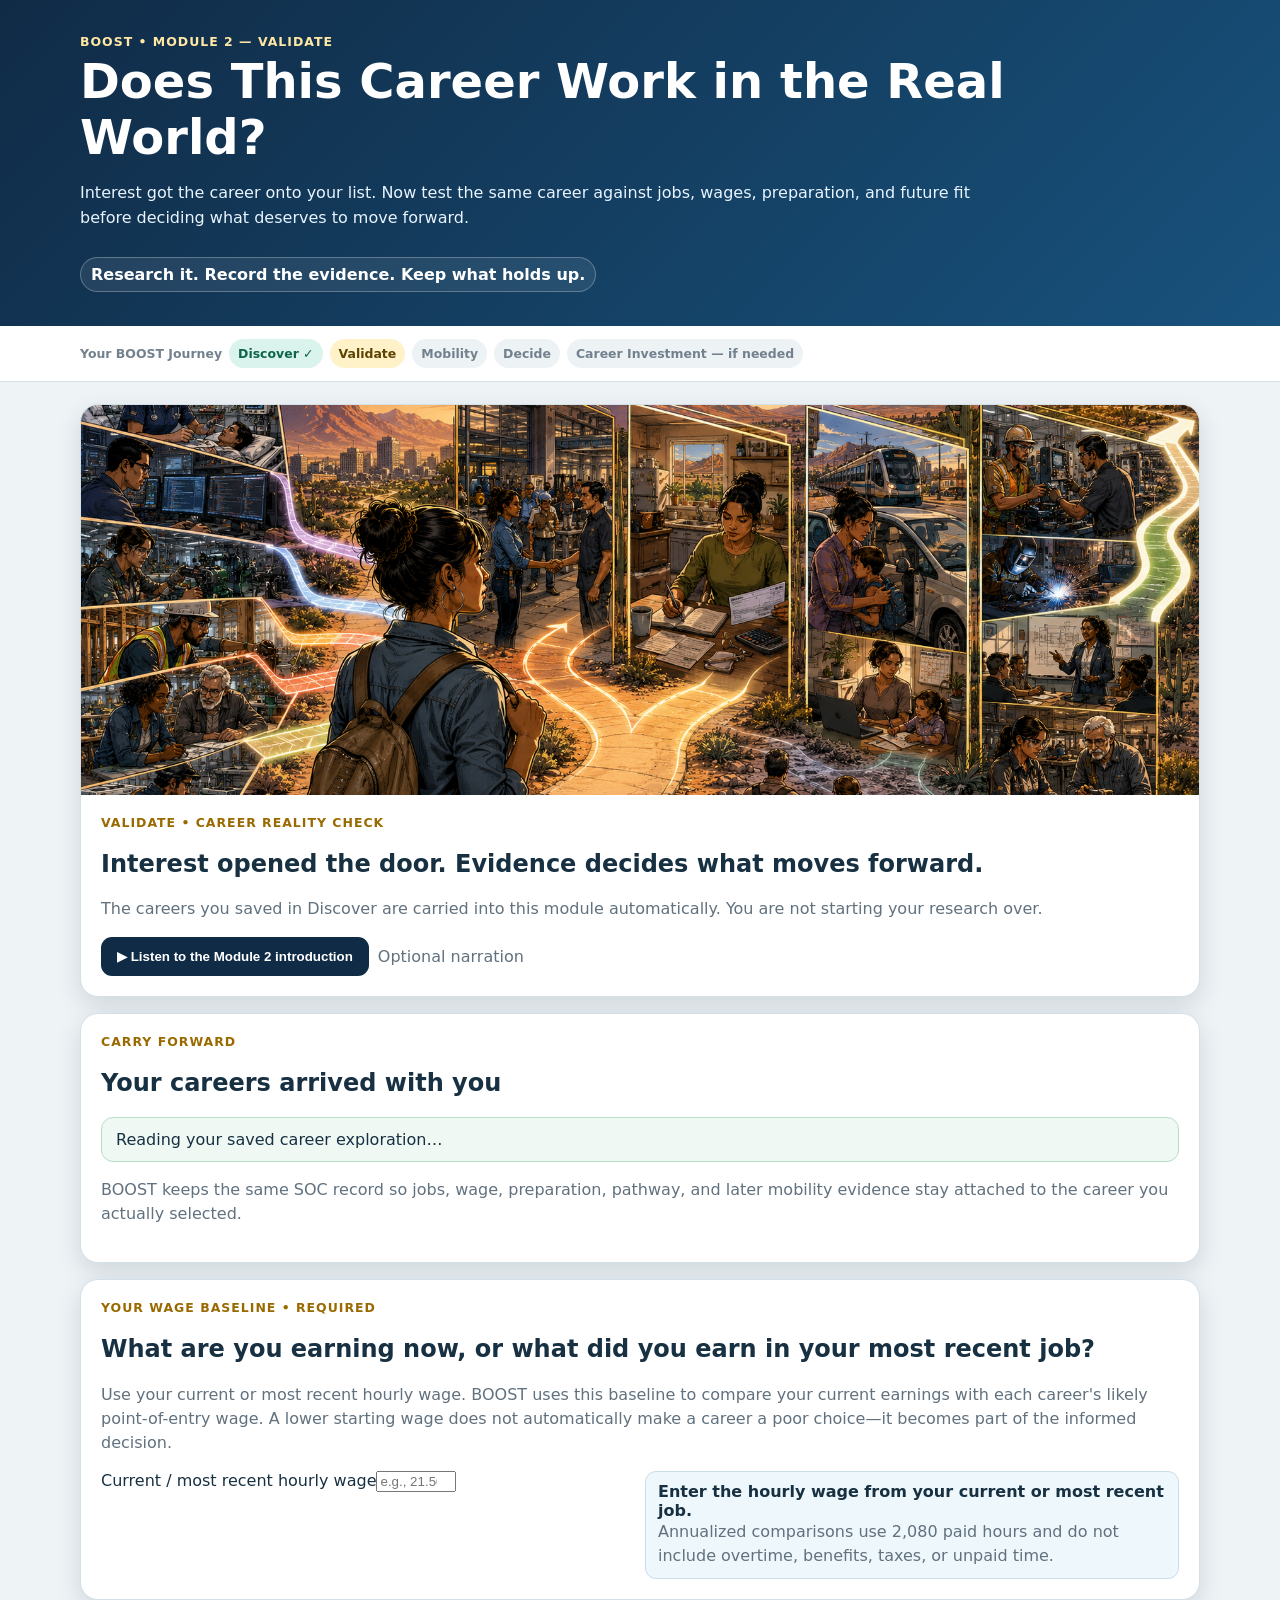
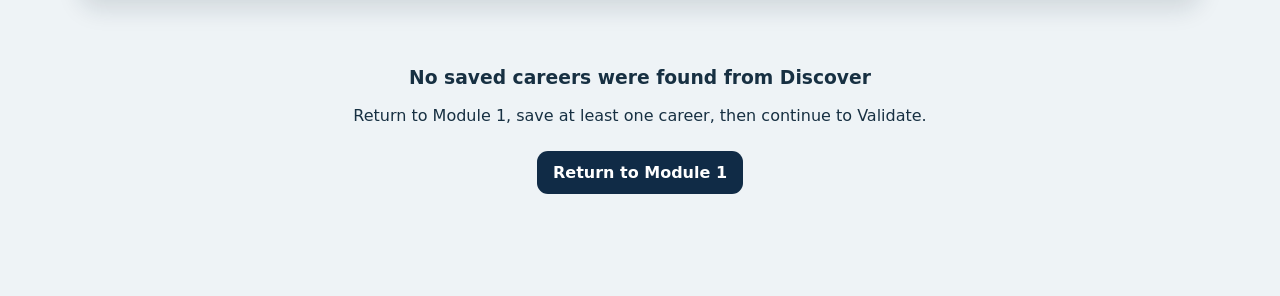
<file: index.html>
<!doctype html>
<html lang="en">
<head>
<meta charset="utf-8">
<meta name="viewport" content="width=device-width,initial-scale=1">
<title>BOOST Module 2 — Validate</title>
<link rel="stylesheet" href="assets/module2-evidence-prod.css">
</head>
<body>
<header class="hero"><div class="wrap">
 <div class="eyebrow">BOOST • Module 2 — Validate</div>
 <h1>Does This Career Work in the Real World?</h1>
 <p>Interest got the career onto your list. Now test the same career against jobs, wages, preparation, and future fit before deciding what deserves to move forward.</p>
 <span class="pill">Research it. Record the evidence. Keep what holds up.</span>
</div></header>
<div class="journey"><div class="journeyTrack"><strong>Your BOOST Journey</strong><span class="done">Discover ✓</span><span class="active">Validate</span><span>Mobility</span><span>Decide</span><span>Career Investment — if needed</span></div></div>
<main><div class="wrap">
 <section class="panel opening">
  <img src="assets/images/module2_00_validate-career-reality.png" alt="A participant testing career possibilities against real-world evidence">
  <div class="openingBody">
   <div class="step">Validate • Career Reality Check</div>
   <h2>Interest opened the door. Evidence decides what moves forward.</h2>
   <p class="sub">The careers you saved in Discover are carried into this module automatically. You are not starting your research over.</p>
   <div class="audioRow"><button class="primary" id="audioBtn" type="button">▶ Listen to the Module 2 introduction</button><span class="note">Optional narration</span></div>
   <audio id="introAudio" preload="none" src="assets/audio/module2_00_validate_intro.mp3"></audio>
  </div>
 </section>
 <section class="panel">
  <div class="step">Carry Forward</div>
  <h2>Your careers arrived with you</h2>
  <div id="carryStatus" class="carried">Reading your saved career exploration…</div>
  <div id="interestCarry"></div>
  <p class="sub">BOOST keeps the same SOC record so jobs, wage, preparation, pathway, and later mobility evidence stay attached to the career you actually selected.</p>
 </section>
 <section class="panel" id="wageBaselinePanel">
  <div class="step">Your Wage Baseline • Required</div>
  <h2>What are you earning now, or what did you earn in your most recent job?</h2>
  <p class="sub">Use your current or most recent hourly wage. BOOST uses this baseline to compare your current earnings with each career's likely point-of-entry wage. A lower starting wage does not automatically make a career a poor choice—it becomes part of the informed decision.</p>
  <div class="responseGrid">
   <div><label for="currentHourlyWage">Current / most recent hourly wage</label><input id="currentHourlyWage" type="number" min="1" max="250" step="0.01" inputmode="decimal" placeholder="e.g., 21.50" required></div>
   <div style="align-self:end;padding:10px 12px;border-radius:11px;background:#eef7fb;border:1px solid #c9dde8"><b id="wageBaselineAnnual">Enter the hourly wage from your current or most recent job.</b><div class="note">Annualized comparisons use 2,080 paid hours and do not include overtime, benefits, taxes, or unpaid time.</div></div>
  </div>
  <div id="wageBaselineMessage" class="note" style="display:none;margin-top:10px;color:#8a3e2c;font-weight:800"></div>
 </section>
 <section id="careers"></section>
 <div class="bar" id="bar"><div><b>Save my Career Reality Check</b><br><small>Complete your wage baseline and career evidence. Everything will carry into Career Mobility, Decide, and your Career Decision Report.</small></div><button id="saveBtn" type="button">Save Module 2 Evidence →</button></div>
 <div class="completion" id="completion"></div>
</div></main>
<script src="assets/boost-parent-restore-v1.js?v=20261031"></script>
<script src="assets/module2-evidence-prod.js"></script>
<script src="assets/module2-prep-readiness-prod.js"></script>
<script src="assets/module2-wage-baseline-v1.js?v=20260926b"></script>
<script src="https://pinalworkforce1-del.github.io/BOOST/assets/careeronestop-career-action-v1.js?v=20260927-careeraction2"></script>

<script id="boost-modern-rosie-ui">
(function(){
 const avatar='https://pinalworkforce1-del.github.io/BOOST_Pathway-Portal/assets/images/rosie-chat-avatar.webp';
 const excluded='header img,.openingMedia img,.heroVisual img,.hero img,#module3HeroImage,.opening img';
 function isHero(img){return img.matches(excluded)||!!img.closest('.openingMedia,.heroVisual,.hero,.feature-art,.heroImage')}
 function isGuide(img){
  if(isHero(img))return false;
  const context=(img.outerHTML+' '+(img.parentElement?.outerHTML||'').slice(0,1000)).toLowerCase();
  const oldImage=/(riveter|rosie|guide|narrat|audio|assistant|avatar|chat)/.test(context);
  const small=img.getBoundingClientRect().width>0&&img.getBoundingClientRect().width<=170&&img.getBoundingClientRect().height<=190;
  return oldImage||small;
 }
 function apply(){
  document.querySelectorAll('img').forEach(img=>{
   if(isGuide(img)&&img.src!==avatar){img.src=avatar;img.removeAttribute('srcset')}
  });
  document.querySelectorAll('[class*="rosie"],[class*="avatar"],[class*="narrat"],[class*="chat"],[class*="audio"],[id*="rosie"],[id*="chat"]').forEach(el=>{
   if(el.matches('img')||el.closest('.heroVisual,.openingMedia,.hero'))return;
   const bg=getComputedStyle(el).backgroundImage;
   if(bg&&bg!=='none'&&/(riveter|rosie|avatar)/i.test(bg))el.style.backgroundImage='url("'+avatar+'")';
  });
 }
 let queued=false;
 function schedule(){if(queued)return;queued=true;requestAnimationFrame(()=>{queued=false;apply()})}
 if(document.readyState==='loading')document.addEventListener('DOMContentLoaded',start);else start();
 function start(){apply();new MutationObserver(schedule).observe(document.documentElement,{subtree:true,childList:true,attributes:true,attributeFilter:['src','srcset','class','style']})}
})();
</script>
</body>
</html>
</file>
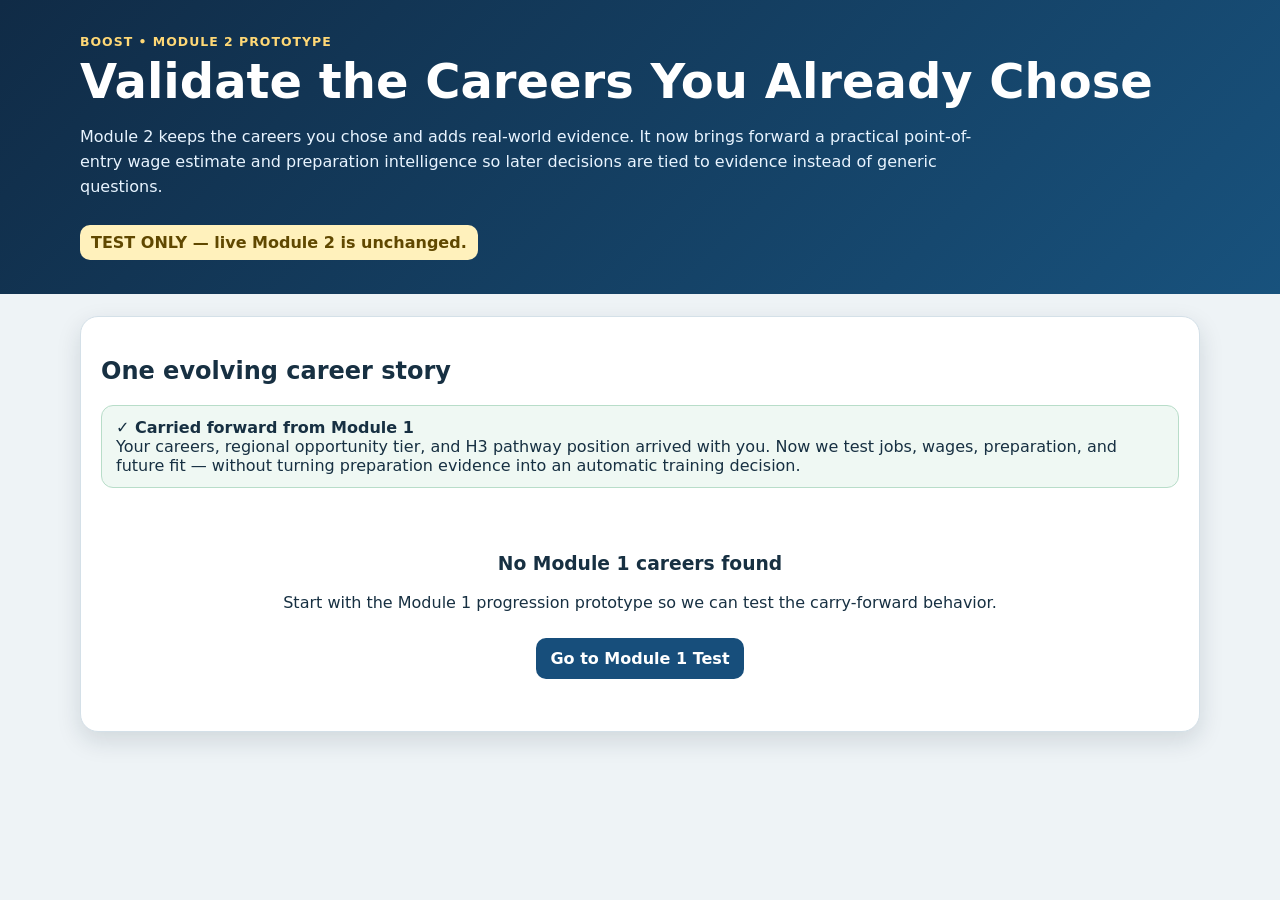
<file: pathway-progression-test.html>
<!doctype html><html lang="en"><head><meta charset="utf-8"><meta name="viewport" content="width=device-width,initial-scale=1"><title>BOOST Module 2 Progression Test</title><style>:root{--navy:#102b46;--blue:#18527d;--gold:#e3a72f;--green:#157653;--ink:#173042;--muted:#61717e;--line:#d4e0e8}*{box-sizing:border-box}body{margin:0;background:#eef3f6;color:var(--ink);font-family:system-ui,-apple-system,Segoe UI,Arial,sans-serif}.hero{padding:34px 18px;background:linear-gradient(135deg,var(--navy),var(--blue));color:#fff}.wrap{max-width:1120px;margin:auto}.eyebrow{font-size:.78rem;font-weight:900;letter-spacing:.08em;text-transform:uppercase;color:#ffd876}.hero h1{margin:.25rem 0;font-size:clamp(2rem,4vw,3rem)}.hero p{max-width:900px;line-height:1.55;color:#e8f4ff}.test{display:inline-block;margin-top:10px;padding:8px 11px;border-radius:10px;background:#fff1bc;color:#604800;font-weight:900}main{padding:22px 14px 60px}.panel,.career{background:#fff;border:1px solid var(--line);border-radius:18px;padding:20px;margin-bottom:16px;box-shadow:0 9px 25px #1232}.carried{padding:12px 14px;border-radius:12px;background:#eff8f3;border:1px solid #b8ddc9;margin-bottom:14px}.head{display:flex;justify-content:space-between;gap:15px;flex-wrap:wrap}.badge{display:inline-block;border-radius:999px;padding:6px 9px;font-weight:900;font-size:.76rem;margin:2px}.reg{background:#e9f3ff;color:#174c80;border:1px solid #acd0ef}.path{background:#eaf8f1;color:#0b6545;border:1px solid #99d7bb}.pending{background:#fff1c8;color:#755800;border:1px solid #e6c45e}.prepBadge{background:#fff4cf;color:#735500;border:1px solid #dfc263}.metrics{display:grid;grid-template-columns:repeat(5,1fr);gap:8px;margin:12px 0}.metric{padding:9px;background:#f5f8fa;border-radius:10px}.metric b{display:block}.metric.entry{background:#fff8e8;border:1px solid #e6cf94}.intel{margin:13px 0;padding:14px;border-left:5px solid var(--gold);background:#fffaf0;border-radius:12px}.intel h3{margin:.1rem 0 .45rem}.intelGrid{display:grid;grid-template-columns:repeat(3,1fr);gap:8px;margin-top:10px}.intelCell{padding:9px;border:1px solid #eadcb6;background:#fff;border-radius:10px}.intelCell small{display:block;color:var(--muted);margin-bottom:3px}.quals{display:flex;gap:7px;flex-wrap:wrap;margin-top:10px}.qual{padding:6px 8px;border-radius:999px;background:#edf3f7;border:1px solid #cfdae1;font-size:.78rem;font-weight:800}.checks{display:grid;grid-template-columns:repeat(2,1fr);gap:10px}.q{padding:12px;border:1px solid #dce6ec;border-radius:12px;background:#fbfdfe}.q label{display:block;font-weight:850;margin-bottom:6px}.q select{width:100%;padding:10px;border:1px solid #bdccd5;border-radius:9px;background:#fff}.bar{position:sticky;bottom:0;background:#0f2a43;color:#fff;padding:14px;border-radius:16px;display:flex;align-items:center;justify-content:space-between;gap:12px;box-shadow:0 8px 30px #0005}.bar button{border:0;border-radius:11px;padding:12px 17px;background:#f0bd4e;color:#2c250f;font-weight:950;cursor:pointer}.empty{text-align:center;padding:32px}.empty a{display:inline-block;margin-top:10px;padding:11px 14px;background:#174e7b;color:#fff;text-decoration:none;border-radius:10px;font-weight:900}@media(max-width:850px){.metrics{grid-template-columns:1fr 1fr 1fr}.checks,.intelGrid{grid-template-columns:1fr 1fr}.bar{flex-direction:column;align-items:flex-start}}@media(max-width:500px){.metrics,.checks,.intelGrid{grid-template-columns:1fr}}</style></head><body><header class="hero"><div class="wrap"><div class="eyebrow">BOOST • Module 2 Prototype</div><h1>Validate the Careers You Already Chose</h1><p>Module 2 keeps the careers you chose and adds real-world evidence. It now brings forward a practical point-of-entry wage estimate and preparation intelligence so later decisions are tied to evidence instead of generic questions.</p><div class="test">TEST ONLY — live Module 2 is unchanged.</div></div></header><main><div class="wrap"><section class="panel"><h2>One evolving career story</h2><div class="carried"><b>✓ Carried forward from Module 1</b><br>Your careers, regional opportunity tier, and H3 pathway position arrived with you. Now we test jobs, wages, preparation, and future fit — without turning preparation evidence into an automatic training decision.</div><div id="careers"></div></section><div class="bar" id="bar"><div><b>Save Module 2 evidence</b><br><small>Employer research + wage + preparation intelligence will continue with the same SOC record.</small></div><button id="next">Save & Continue to Module 3 →</button></div></div></main><script>const KEY='pinal_boost_career_exploration_v1';const $=id=>document.getElementById(id);let state;try{state=JSON.parse(localStorage.getItem(KEY)||'null')}catch{};const selected=state?.module1?.selected||[];const money=n=>n==null?'—':'$'+Number(n).toFixed(2);const num=n=>n==null?'—':Number(n).toLocaleString();const BASE={'31-1131':{education:'Postsecondary nondegree award',experience:'None',ojt:'None'},'15-1232':{education:'Some college, no degree',experience:'None',ojt:'None'},'53-7062':{education:'No formal educational credential',experience:'None',ojt:'Short-term on-the-job training'},'49-9071':{education:'High school diploma or equivalent',experience:'None',ojt:'Moderate-term on-the-job training'},'41-2031':{education:'No formal educational credential',experience:'None',ojt:'Short-term on-the-job training'},'35-3023':{education:'No formal educational credential',experience:'None',ojt:'Short-term on-the-job training'},'43-4051':{education:'High school diploma or equivalent',experience:'None',ojt:'Short-term on-the-job training'},'47-2061':{education:'No formal educational credential',experience:'None',ojt:'Short-term on-the-job training'}};const WAGE={'31-1131':18.5197476173,'15-1232':23.5680213358,'53-7062':17.8829900516,'49-9071':19.6004132606,'43-4051':18.202923857,'41-2031':15.3980266149,'35-3023':15.1905278342,'47-2061':17.9666611197};const QI={'31-1131':{version:'QI-v1',label:'Credential frequently requested',bias:'BUILD_MODERATE',confidence:'High',postings:3800,window:'Jun 2025 - Jul 2026',summary:'CNA certification is a major regional employer signal; BLS/CPR requirements are also common in many settings.',quals:[['Certified Nursing Assistant (CNA)',2190,.576],['CPR Certification',797,.210],['Basic Life Support (BLS)',556,.146]]},'15-1232':{version:'QI-v1',label:'Multiple entry routes; certification can strengthen entry',bias:'NEUTRAL',confidence:'High',postings:5030,window:'Jun 2025 - Jul 2026',summary:'Employers use varied education and experience combinations. A+ and related certifications are meaningful but are not universal requirements.',quals:[['CompTIA A+',871,.173],['Valid Driver’s License',478,.095],['CompTIA Network+',453,.090]]}};function entryWage(soc){const h=WAGE[soc];return h?{hourly:h,annual:h*2080,source:'Regional 25th-percentile hourly earnings',label:'Point-of-entry wage estimate'}:null}function genericLabel(b){if(!b)return'Preparation evidence not yet mapped';if(b.education==='No formal educational credential')return'Accessible entry; training commonly occurs after hire';if((b.ojt||'').includes('Moderate'))return'High-school-level entry; employer training is common';if((b.ojt||'').includes('Short'))return'Entry preparation is generally limited; short-term employer training is common';return'Typical preparation baseline available'}function intelFor(soc){const b=BASE[soc]||null,q=QI[soc]||null;return{version:q?.version||'BLS-baseline-v1',evidenceLevel:q?'JPA-enhanced':'BLS baseline',label:q?.label||genericLabel(b),routeBias:q?.bias||'NEUTRAL',confidence:q?.confidence||'Baseline',postings:q?.postings||null,evidenceWindow:q?.window||null,summary:q?.summary||(b?`Typical entry preparation: ${b.education}. Typical on-the-job training: ${b.ojt}. This is an occupation baseline, not proof of what a specific employer requires.`:'Preparation evidence will need employer research.'),baseline:b,topQualifications:q?.quals||[]}}function intelHtml(soc){const x=intelFor(soc),b=x.baseline||{};const quals=x.topQualifications.length?`<div class="quals">${x.topQualifications.map(q=>`<span class="qual">${q[0]} • ${(q[2]*100).toFixed(1)}%</span>`).join('')}</div>`:'';return`<div class="intel"><span class="badge prepBadge">${x.evidenceLevel}</span><h3>${x.label}</h3><p>${x.summary}</p><div class="intelGrid"><div class="intelCell"><small>Typical entry education</small><b>${b.education||'Employer-specific / not mapped'}</b></div><div class="intelCell"><small>Typical employer training</small><b>${b.ojt||'Employer-specific / not mapped'}</b></div><div class="intelCell"><small>${x.postings?'Regional JPA evidence':'Evidence type'}</small><b>${x.postings?`${num(x.postings)} unique postings`:'BLS occupation baseline'}</b></div></div>${quals}${x.evidenceWindow?`<small>Regional qualification evidence window: ${x.evidenceWindow}. Qualification percentages can overlap within the same posting.</small>`:''}</div>`}function render(){if(!selected.length){$('careers').innerHTML='<div class="empty"><h3>No Module 1 careers found</h3><p>Start with the Module 1 progression prototype so we can test the carry-forward behavior.</p><a href="https://pinalworkforce1-del.github.io/BOOST/pathway-progression-test.html">Go to Module 1 Test</a></div>';$('bar').style.display='none';return}$('careers').innerHTML=selected.map((o,i)=>{const ew=entryWage(o.soc);return`<article class="career" data-soc="${o.soc}"><div class="head"><div><small>Career ${i+1} • carried from Module 1</small><h2>${o.title}</h2></div><div><span class="badge ${o.regional?.tier?.includes('pending')?'pending':'reg'}">${o.regional?.tier||'Regional evidence pending'}</span><span class="badge path">Pinal H3 Pathway • ${o.pathway?.position||'Mapped'}</span></div></div><p><b>${o.pathway?.name||'Pathway mapping pending'}</b>${o.pathway?.destinationStory?` → ${o.pathway.destinationStory}`:''}</p><div class="metrics"><div class="metric"><small>Regional jobs</small><b>${num(o.regional?.jobs26)}</b></div><div class="metric"><small>Annual openings</small><b>${num(o.regional?.annualOpenings)}</b></div><div class="metric"><small>Growth</small><b>${o.regional?.growthPct==null?'—':Number(o.regional.growthPct).toFixed(1)+'%'}</b></div><div class="metric"><small>Median wage</small><b>${money(o.regional?.medianHourly)}/hr</b></div><div class="metric entry"><small>Point-of-entry estimate</small><b>${ew?`${money(ew.hourly)}/hr`:'—'}</b><small>${ew?`≈ $${Math.round(ew.annual).toLocaleString()}/yr`:''}</small></div></div>${intelHtml(o.soc)}<div class="checks"><div class="q"><label>JOBS — What did postings show?</label><select data-field="jobs"><option value="">Choose…</option><option>Strong hiring evidence</option><option>Some hiring evidence</option><option>Limited hiring evidence</option><option>Need more research</option></select></div><div class="q"><label>WAGES — Does the point-of-entry wage work for your life?</label><select data-field="wages"><option value="">Choose…</option><option>Yes</option><option>Maybe</option><option>No</option><option>Need more research</option></select></div><div class="q"><label>PREPARATION — What did your employer research show?</label><select data-field="prep"><option value="">Choose…</option><option>Ready / can apply now</option><option>Employer-supported development found</option><option>Some preparation gap</option><option>Substantial preparation gap</option><option>Need more research</option></select></div><div class="q"><label>FUTURE — Still worth pursuing?</label><select data-field="future"><option value="">Choose…</option><option>Yes</option><option>Maybe</option><option>No</option><option>Need more research</option></select></div></div></article>`}).join('');const old=state?.module2?.validationBySoc||{};document.querySelectorAll('.career').forEach(c=>{const v=old[c.dataset.soc]||{};c.querySelectorAll('select').forEach(s=>{if(v[s.dataset.field])s.value=v[s.dataset.field]})})}function collect(){const out={};document.querySelectorAll('.career').forEach(c=>{out[c.dataset.soc]={preparationIntel:intelFor(c.dataset.soc),entryWage:entryWage(c.dataset.soc)};c.querySelectorAll('select').forEach(s=>out[c.dataset.soc][s.dataset.field]=s.value)});return out}$('next').onclick=()=>{if(!selected.length)return;state=state||{version:1,module1:{selected}};state.updatedAt=new Date().toISOString();state.module2={validationBySoc:collect(),intelligenceVersion:'QI-v1/BLS-baseline-v1',completedAt:new Date().toISOString()};localStorage.setItem(KEY,JSON.stringify(state));location.href='https://pinalworkforce1-del.github.io/BOOST-Career-Mobility/regional-pathway-test.html?from=module2'};render();</script></body></html>
</file>
<file: assets/module2-evidence-prod.css>
:root{--navy:#102b46;--blue:#18527d;--gold:#e3a72f;--teal:#168c87;--green:#157653;--ink:#173042;--muted:#61717e;--line:#d4e0e8;--bg:#eef3f6}*{box-sizing:border-box}body{margin:0;background:var(--bg);color:var(--ink);font-family:system-ui,-apple-system,Segoe UI,Arial,sans-serif}.hero{padding:34px 18px;background:linear-gradient(135deg,var(--navy),var(--blue));color:#fff}.wrap{max-width:1120px;margin:auto}.eyebrow{font-size:.78rem;font-weight:900;letter-spacing:.08em;text-transform:uppercase;color:#ffe8a3}.step{font-size:.78rem;font-weight:900;letter-spacing:.08em;text-transform:uppercase;color:#9a6a00}.hero h1{margin:.25rem 0;font-size:clamp(2rem,4vw,3rem)}.hero p{max-width:900px;line-height:1.55;color:#e8f4ff}.pill{display:inline-block;margin-top:10px;padding:7px 10px;border:1px solid #ffffff44;border-radius:999px;background:#ffffff14;font-weight:800}.journey{background:#fff;border-bottom:1px solid var(--line);padding:13px 18px}.journeyTrack{max-width:1120px;margin:auto;display:flex;gap:7px;flex-wrap:wrap;align-items:center;font-size:.78rem;font-weight:850;color:#72818d}.journeyTrack span{padding:7px 9px;border-radius:999px;background:#edf2f5}.journeyTrack .done{background:#daf3ec;color:#0d654a}.journeyTrack .active{background:#fff1c8;color:#5c4300}main{padding:22px 14px 70px}.panel,.career{background:#fff;border:1px solid var(--line);border-radius:18px;padding:20px;margin-bottom:16px;box-shadow:0 9px 25px #1232}.opening{padding:0;overflow:hidden}.opening img{display:block;width:100%;max-height:390px;object-fit:cover}.openingBody{padding:20px}.audioRow{display:flex;gap:9px;flex-wrap:wrap;align-items:center}.btn,button{border:0;border-radius:11px;padding:12px 16px;font-weight:900;cursor:pointer;text-decoration:none}.primary{background:var(--navy);color:#fff}.secondary{background:var(--teal);color:#fff}.ghost{background:#eaf0f5;color:var(--navy)}.carried{padding:12px 14px;border-radius:12px;background:#eff8f3;border:1px solid #b8ddc9;margin:12px 0}.interest{padding:12px 14px;border-radius:12px;background:#eef5fb;border:1px solid #cbddea;margin:12px 0}.head{display:flex;justify-content:space-between;gap:15px;flex-wrap:wrap}.head h2{margin:.2rem 0}.badge{display:inline-block;border-radius:999px;padding:6px 9px;font-weight:900;font-size:.76rem;margin:2px}.reg{background:#e9f3ff;color:#174c80;border:1px solid #acd0ef}.path{background:#eaf8f1;color:#0b6545;border:1px solid #99d7bb}.prepBadge{background:#fff4cf;color:#5f4700;border:1px solid #dfc263}.origin{background:#f1edff;color:#5d4387;border:1px solid #d8cbed}.metrics{display:grid;grid-template-columns:repeat(5,1fr);gap:8px;margin:12px 0}.metric{padding:9px;background:#f5f8fa;border-radius:10px}.metric b{display:block}.metric small{color:var(--muted)}.metric.entry{background:#fff8e8;border:1px solid #e6cf94}.research{margin:14px 0;padding:16px;border:1px solid #bfd5e6;border-left:5px solid var(--blue);border-radius:14px;background:#f5faff}.research h3{margin:.25rem 0 .4rem}.research p{line-height:1.55;margin:.45rem 0 1rem}.researchGrid{display:grid;grid-template-columns:minmax(240px,1fr) 1.2fr;gap:12px;align-items:end}.researchGrid label{display:block;font-weight:850;margin-bottom:6px}.researchLocation{width:100%;padding:11px;border:1px solid #b9cad7;border-radius:9px;font:inherit}.researchActions{display:flex;gap:8px;flex-wrap:wrap}.researchBtn{background:var(--navy);color:#fff}.researchBtn:nth-child(2){background:var(--teal)}.why{margin-top:12px;padding:11px 12px;border-radius:10px;background:#eef8f6;border-left:4px solid var(--teal);line-height:1.5}.intel{margin:13px 0;padding:14px;border-left:5px solid var(--gold);background:#fffaf0;border-radius:12px}.intel h3{margin:.3rem 0}.intelGrid{display:grid;grid-template-columns:repeat(3,1fr);gap:8px;margin-top:10px}.intelCell{padding:9px;border:1px solid #eadcb6;background:#fff;border-radius:10px}.intelCell small{display:block;color:var(--muted);margin-bottom:3px}.quals{display:flex;gap:7px;flex-wrap:wrap;margin-top:10px}.qual{padding:6px 8px;border-radius:999px;background:#edf3f7;border:1px solid #cfdae1;font-size:.78rem;font-weight:800}.source{font-size:.76rem;color:var(--muted);margin-top:8px}.evidenceFlow{display:grid;gap:10px;margin-top:14px}.evidenceStep{padding:14px;border:1px solid #d6e4ee;border-radius:12px;background:#fff}.evidenceLabel{font-size:.74rem;font-weight:950;letter-spacing:.06em;text-transform:uppercase;color:#174c80}.evidenceStep h4{margin:.2rem 0 .35rem;font-size:1.02rem}.evidenceStep p{margin:.25rem 0 .75rem;color:#455d70}.evidenceStep label{display:block;font-weight:850;margin:6px 0}.evidenceStep select,.evidenceStep textarea,.evidenceStep input{width:100%;padding:10px;border:1px solid #bdccd5;border-radius:9px;background:#fff;font:inherit}.evidenceStep textarea{min-height:68px;margin-top:8px}.responseGrid{display:grid;grid-template-columns:1fr 1fr;gap:10px}.bar{position:sticky;bottom:10px;background:#0f2a43;color:#fff;padding:14px;border-radius:16px;display:flex;align-items:center;justify-content:space-between;gap:12px;box-shadow:0 8px 30px #0005}.bar button{background:#f0bd4e;color:#2c250f}.empty{text-align:center;padding:32px}.empty a{display:inline-block;margin-top:10px}.completion{display:none;margin-top:16px;padding:18px;border:3px solid var(--green);border-radius:15px;background:#effff7}.sub,.note{color:var(--muted);line-height:1.5}@media(max-width:850px){.metrics{grid-template-columns:1fr 1fr 1fr}.intelGrid,.researchGrid,.responseGrid{grid-template-columns:1fr}.bar{flex-direction:column;align-items:flex-start}}@media(max-width:520px){.metrics,.intelGrid{grid-template-columns:1fr}.opening img{max-height:none}.researchActions{flex-direction:column}.researchBtn{width:100%}}
</file>
